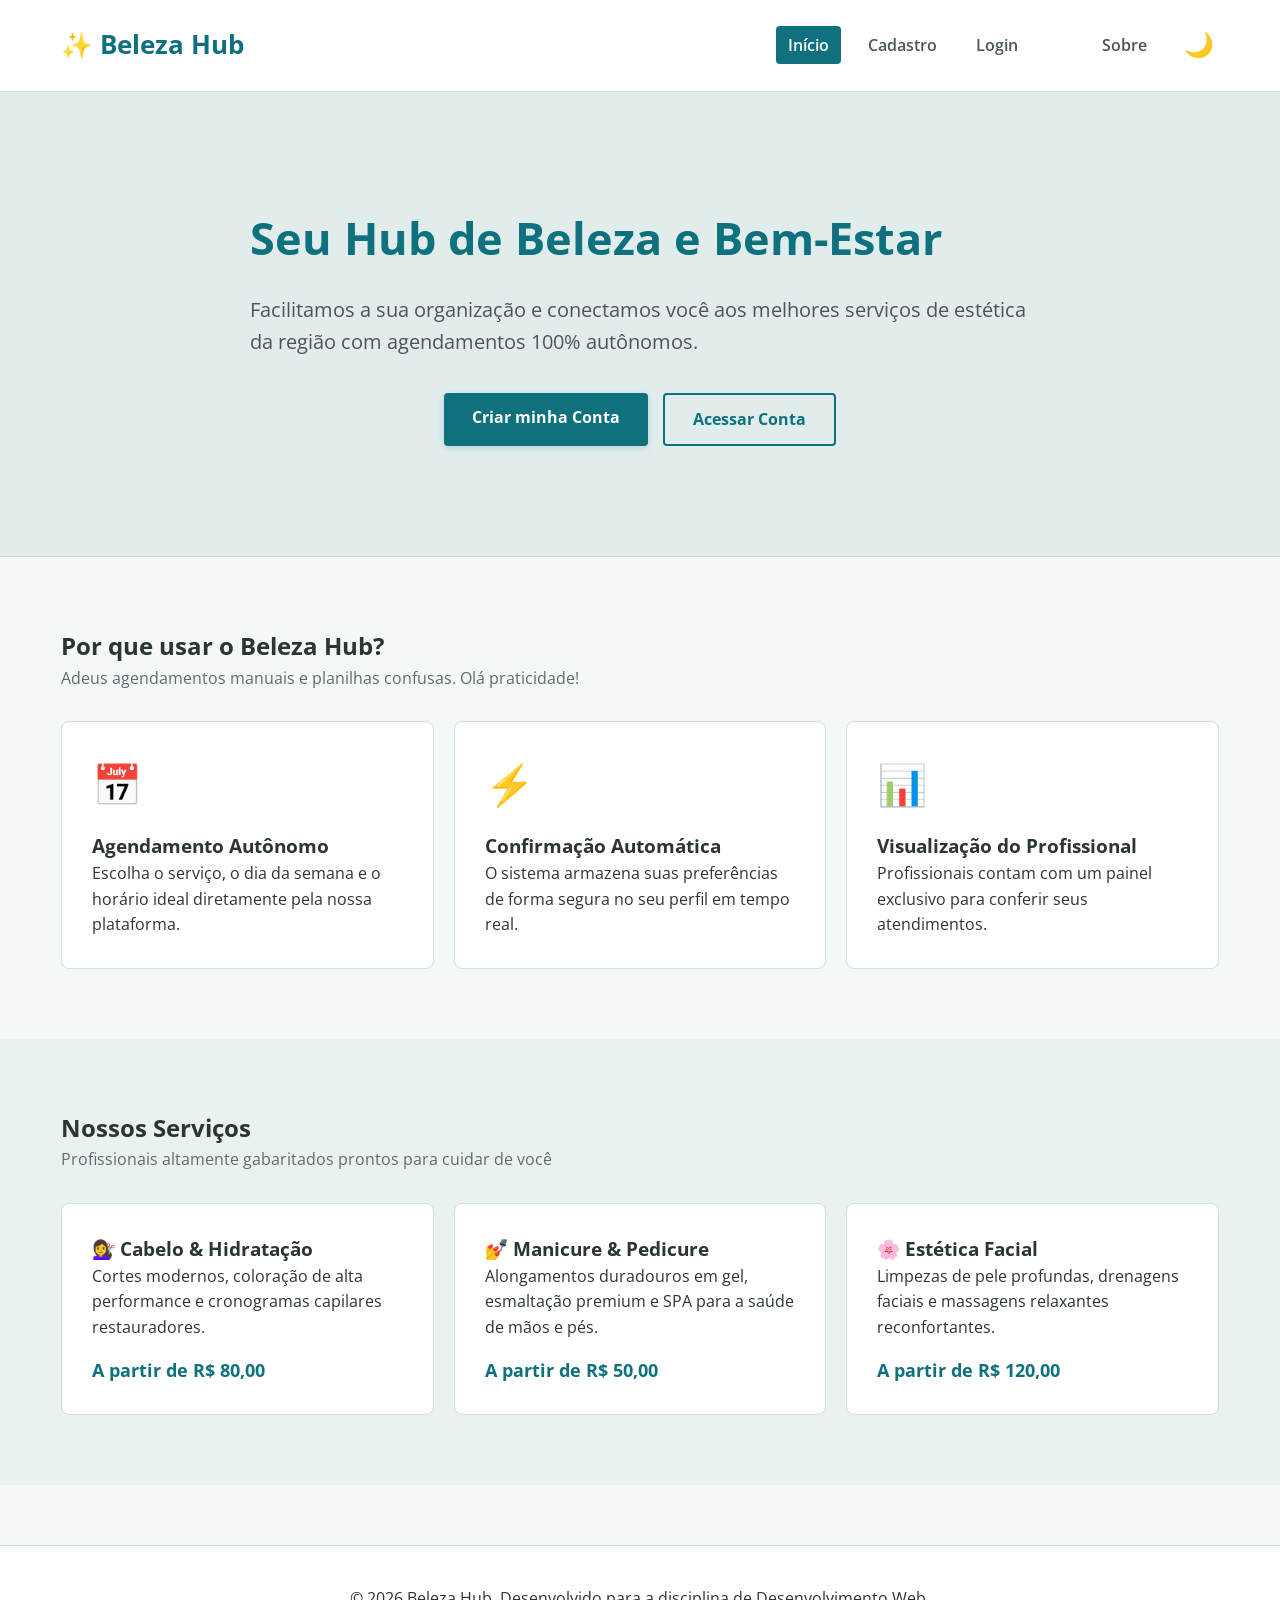
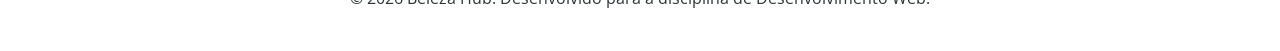
<file: index.html>
<!DOCTYPE html>
<html lang="pt-BR">
<head>
    <meta charset="UTF-8">
    <meta name="viewport" content="width=device-width, initial-scale=1.0">
    <title>Beleza Hub - Seu Espaço de Autocuidado</title>
    <link rel="stylesheet" href="https://fonts.googleapis.com/css2?family=Open+Sans:wght@400;600;700&display=swap">
    <link rel="stylesheet" href="style.css">
</head>
<body>

    <!-- Link escondido pra quem navega pelo teclado (acessibilidade) -->
    <a href="#conteudo-principal" class="link-atalho-teclado">Ir para o conteúdo principal</a>

    <!-- Menu Padrão que repete em todas as páginas -->
    <header id="cabecalho-principal">
        <div class="container header-flex">
            <a href="index.html" id="logo"><strong>✨ Beleza Hub</strong></a>
            <div class="header-interacoes">
                <nav id="menu-navegacao">
                    <ul>
                        <li><a href="index.html" id="link-inicio" class="active">Início</a></li>
                        <li><a href="cadastro.html" id="link-cadastro">Cadastro</a></li>
                        <li><a href="login.html" id="link-login">Login</a></li>
                        <li><a href="agendamento.html" id="link-agendamento" class="display-none">Agendamento</a></li>
                        <li><a href="gestao.html" id="link-gestao" class="display-none">Gestão</a></li>
                        <li><a href="perfil.html" id="link-perfil" class="display-none">Perfil</a></li>
                        <li><a href="sobre.html" id="link-sobre">Sobre</a></li>
                    </ul>
                </nav>
                <button id="btn-tema" class="btn-tema-emoji">🌙</button>
            </div>
        </div>
    </header>

    <main id="conteudo-principal">
        <section id="banner-hero" class="text-center">
            <div class="container container-restrito">
                <h1 id="hero-titulo">Seu Hub de Beleza e Bem-Estar</h1>
                <p id="hero-texto">Facilitamos a sua organização e conectamos você aos melhores serviços de estética da região com agendamentos 100% autônomos.</p>
                <div class="grupo-botoes-hero">
                    <a href="cadastro.html" class="botao-principal">Criar minha Conta</a>
                    <a href="login.html" class="botao-secundario">Acessar Conta</a>
                </div>
            </div>
        </section>

        <section id="problemas-resolvidos" class="secao-padrao">
            <div class="container text-center">
                <h2 class="titulo-secao">Por que usar o Beleza Hub?</h2>
                <p class="subtitulo-secao">Adeus agendamentos manuais e planilhas confusas. Olá praticidade!</p>
                
                <div class="linha">
                    <div class="coluna-3">
                        <div class="cartao-beneficio">
                            <span class="icone-beneficio">📅</span>
                            <h3>Agendamento Autônomo</h3>
                            <p>Escolha o serviço, o dia da semana e o horário ideal diretamente pela nossa plataforma.</p>
                        </div>
                    </div>
                    <div class="coluna-3">
                        <div class="cartao-beneficio">
                            <span class="icone-beneficio">⚡</span>
                            <h3>Confirmação Automática</h3>
                            <p>O sistema armazena suas preferências de forma segura no seu perfil em tempo real.</p>
                        </div>
                    </div>
                    <div class="coluna-3">
                        <div class="cartao-beneficio">
                            <span class="icone-beneficio">📊</span>
                            <h3>Visualização do Profissional</h3>
                            <p>Profissionais contam com um painel exclusivo para conferir seus atendimentos.</p>
                        </div>
                    </div>
                </div>
            </div>
        </section>

        <section id="nossos-servicos" class="secao-padrao secao-fundo-alternativo">
            <div class="container">
                <h2 class="titulo-secao text-center">Nossos Serviços</h2>
                <p class="subtitulo-secao text-center">Profissionais altamente gabaritados prontos para cuidar de você</p>
                
                <div class="linha">
                    <div class="coluna-3">
                        <article class="cartao-servico">
                            <h3>💇‍♀️ Cabelo & Hidratação</h3>
                            <p>Cortes modernos, coloração de alta performance e cronogramas capilares restauradores.</p>
                            <span class="preco-servico">A partir de R$ 80,00</span>
                        </article>
                    </div>
                    <div class="coluna-3">
                        <article class="cartao-servico">
                            <h3>💅 Manicure & Pedicure</h3>
                            <p>Alongamentos duradouros em gel, esmaltação premium e SPA para a saúde de mãos e pés.</p>
                            <span class="preco-servico">A partir de R$ 50,00</span>
                        </article>
                    </div>
                    <div class="coluna-3">
                        <article class="cartao-servico">
                            <h3>🌸 Estética Facial</h3>
                            <p>Limpezas de pele profundas, drenagens faciais e massagens relaxantes reconfortantes.</p>
                            <span class="preco-servico">A partir de R$ 120,00</span>
                        </article>
                    </div>
                </div>
            </div>
        </section>
    </main>

    <footer>
        <div class="container">
            <p>&copy; 2026 Beleza Hub. Desenvolvido para a disciplina de Desenvolvimento Web.</p>
        </div>
    </footer>

    <script src="script.js"></script>
</body>
</html>
</file>
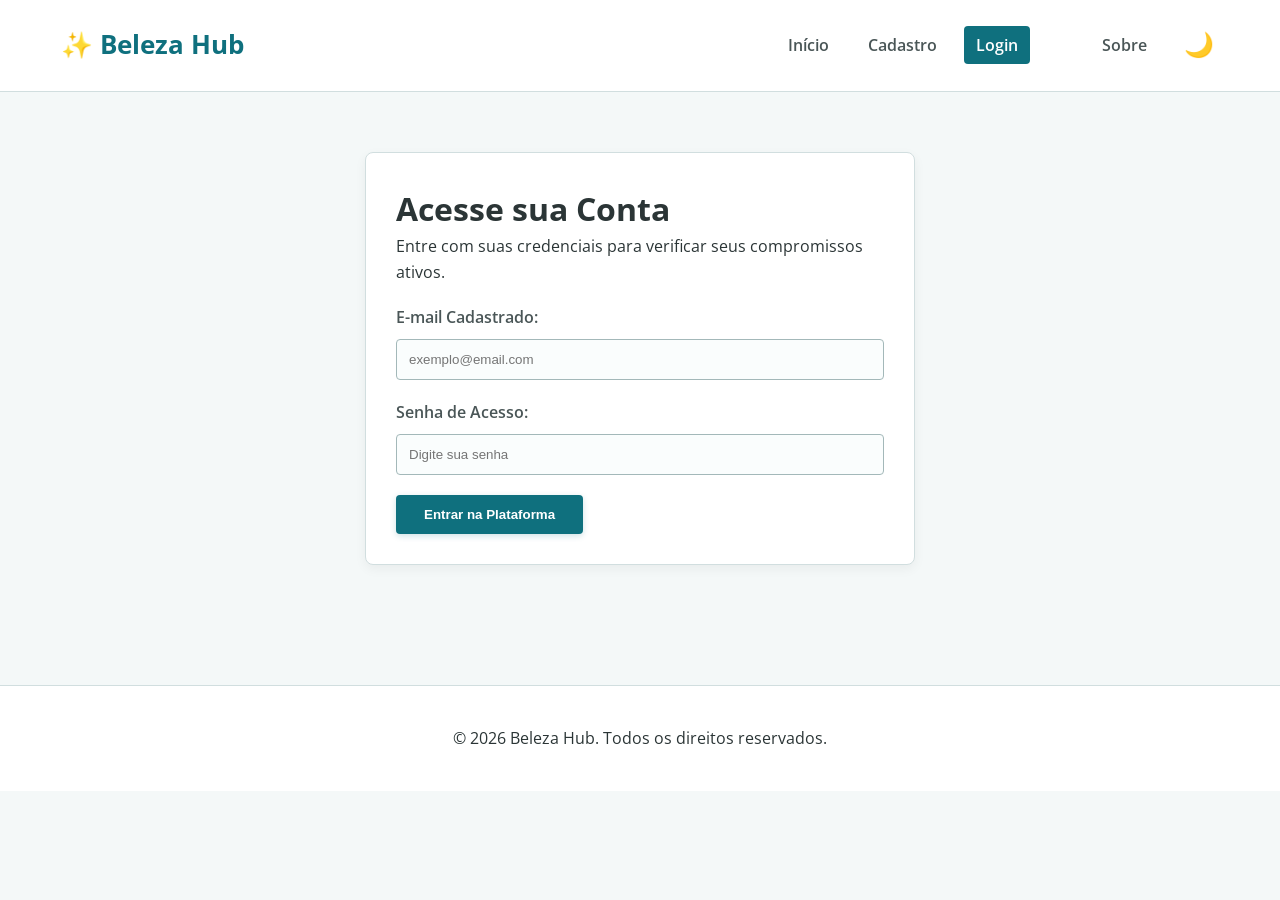
<file: agendamento.html>
<!DOCTYPE html>
<html lang="pt-BR">
<head>
    <meta charset="UTF-8">
    <meta name="viewport" content="width=device-width, initial-scale=1.0">
    <title>Agendamento - Beleza Hub</title>
    <link rel="stylesheet" href="https://fonts.googleapis.com/css2?family=Open+Sans:wght@400;600;700&display=swap">
    <link rel="stylesheet" href="style.css">
</head>
<body>

    <a href="#conteudo-principal" class="link-atalho-teclado">Ir para o conteúdo principal</a>

    <header id="cabecalho-principal">
        <div class="container header-flex">
            <a href="index.html" id="logo"><strong>✨ Beleza Hub</strong></a>
            <div class="header-interacoes">
                <nav id="menu-navegacao">
                    <ul>
                        <li><a href="index.html" id="link-inicio">Início</a></li>
                        <li><a href="cadastro.html" id="link-cadastro">Cadastro</a></li>
                        <li><a href="login.html" id="link-login">Login</a></li>
                        <li><a href="agendamento.html" id="link-agendamento" class="active">Agendamento</a></li>
                        <li><a href="gestao.html" id="link-gestao" class="display-none">Gestão</a></li>
                        <li><a href="perfil.html" id="link-perfil" class="display-none">Perfil</a></li>
                        <li><a href="sobre.html" id="link-sobre">Sobre</a></li>
                    </ul>
                </nav>
                <button id="btn-tema" class="btn-tema-emoji">🌙</button>
            </div>
        </div>
    </header>

    <main id="conteudo-principal" class="secao-padrao">
        <div class="container-pequeno">
            <h1 class="text-center">Agende seu Serviço</h1>
            <p class="text-center" style="margin-bottom: 20px;">Escolha a especialidade, a data na semana, o profissional e marque sua hora.</p>

            <form id="formulario-agendamento">
                <div class="campo-grupo">
                    <label for="servico">Selecione o Serviço:</label>
                    <select id="servico" required>
                        <option value="">-- Escolha um Serviço --</option>
                        <option value="cabelo">Corte e Hidratação de Cabelo (1h) - R$ 80,00</option>
                        <option value="manicure">Manicure & Pedicure (45min) - R$ 50,00</option>
                        <option value="estetica">Estética Facial Completa (30min) - R$ 120,00</option>
                    </select>
                </div>

                <!-- Esse select vai ser preenchido pelo JS com os profissionais cadastrados -->
                <div class="campo-grupo">
                    <label for="profissional">Selecione o Especialista:</label>
                    <select id="profissional" required>
                        <option value="">-- Escolha um Profissional --</option>
                    </select>
                </div>

                <div class="campo-grupo">
                    <label>Selecione uma Data na Semana:</label>
                    <table class="tabela-calendario">
                        <thead>
                            <tr>
                                <th>Seg (18)</th>
                                <th>Ter (19)</th>
                                <th>Qua (20)</th>
                                <th>Qui (21)</th>
                                <th>Sex (22)</th>
                            </tr>
                        </thead>
                        <tbody>
                            <tr>
                                <td><label><input type="radio" name="data" value="2026-05-18"> 18/05</label></td>
                                <td><label><input type="radio" name="data" value="2026-05-19"> 19/05</label></td>
                                <td><label><input type="radio" name="data" value="2026-05-20"> 20/05</label></td>
                                <td><label><input type="radio" name="data" value="2026-05-21" checked> 21/05</label></td>
                                <td><label><input type="radio" name="data" value="2026-05-22"> 22/05</label></td>
                            </tr>
                        </tbody>
                    </table>
                </div>

                <div class="campo-grupo">
                    <label for="horario">Selecione o Horário:</label>
                    <select id="horario" required>
                        <option value="">-- Escolha o Horário --</option>
                        <option value="09:00">09:00</option>
                        <option value="10:00">10:00</option>
                        <option value="14:00">14:00</option>
                        <option value="15:00">15:00</option>
                        <option value="16:00">16:00</option>
                    </select>
                </div>

                <div class="text-center">
                    <button type="submit" class="botao-principal">Confirmar Agendamento</button>
                </div>
            </form>
        </div>
    </main>

    <footer>
        <div class="container"><p>&copy; 2026 Beleza Hub. Todos os direitos reservados.</p></div>
    </footer>

    <script src="script.js"></script>
</body>
</html>
</file>
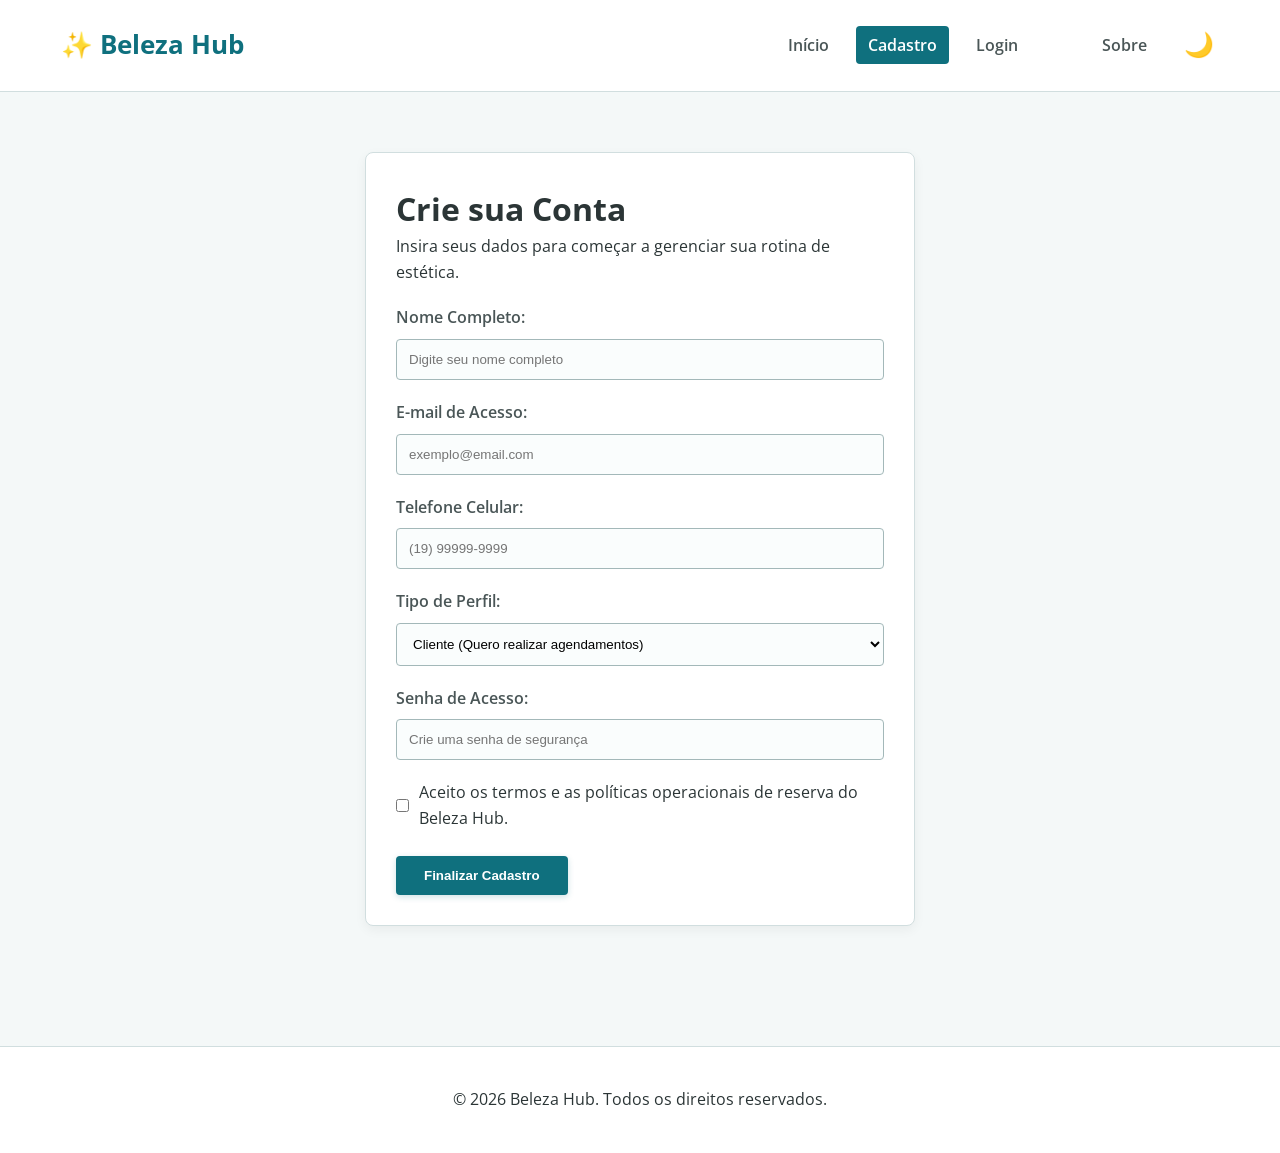
<file: cadastro.html>
<!DOCTYPE html>
<html lang="pt-BR">
<head>
    <meta charset="UTF-8">
    <meta name="viewport" content="width=device-width, initial-scale=1.0">
    <title>Cadastro - Beleza Hub</title>
    <link rel="stylesheet" href="https://fonts.googleapis.com/css2?family=Open+Sans:wght@400;600;700&display=swap">
    <link rel="stylesheet" href="style.css">
</head>
<body>

    <a href="#conteudo-principal" class="link-atalho-teclado">Ir para o conteúdo principal</a>

    <header id="cabecalho-principal">
        <div class="container header-flex">
            <a href="index.html" id="logo"><strong>✨ Beleza Hub</strong></a>
            <div class="header-interacoes">
                <nav id="menu-navegacao">
                    <ul>
                        <li><a href="index.html" id="link-inicio">Início</a></li>
                        <li><a href="cadastro.html" id="link-cadastro" class="active">Cadastro</a></li>
                        <li><a href="login.html" id="link-login">Login</a></li>
                        <li><a href="agendamento.html" id="link-agendamento" class="display-none">Agendamento</a></li>
                        <li><a href="gestao.html" id="link-gestao" class="display-none">Gestão</a></li>
                        <li><a href="perfil.html" id="link-perfil" class="display-none">Perfil</a></li>
                        <li><a href="sobre.html" id="link-sobre">Sobre</a></li>
                    </ul>
                </nav>
                <button id="btn-tema" class="btn-tema-emoji">🌙</button>
            </div>
        </div>
    </header>

    <main id="conteudo-principal" class="secao-padrao">
        <div class="container-pequeno">
            <h1 class="text-center">Crie sua Conta</h1>
            <p class="text-center" style="margin-bottom: 20px;">Insira seus dados para começar a gerenciar sua rotina de estética.</p>

            <form id="formulario-cadastro">
                <div class="campo-grupo">
                    <label for="cad-nome">Nome Completo:</label>
                    <input type="text" id="cad-nome" required placeholder="Digite seu nome completo">
                </div>

                <div class="campo-grupo">
                    <label for="cad-email">E-mail de Acesso:</label>
                    <input type="email" id="cad-email" required placeholder="exemplo@email.com">
                </div>

                <div class="campo-grupo">
                    <label for="cad-telefone">Telefone Celular:</label>
                    <input type="tel" id="cad-telefone" required placeholder="(19) 99999-9999">
                </div>

                <!-- Aqui o usuário escolhe se quer ser cliente ou profissional -->
                <div class="campo-grupo">
                    <label for="cad-tipo">Tipo de Perfil:</label>
                    <select id="cad-tipo" required>
                        <option value="cliente">Cliente (Quero realizar agendamentos)</option>
                        <option value="profissional">Profissional / Gestor (Quero gerenciar a agenda)</option>
                    </select>
                </div>

                <div class="campo-grupo">
                    <label for="cad-senha">Senha de Acesso:</label>
                    <input type="password" id="cad-senha" required placeholder="Crie uma senha de segurança">
                </div>

                <div class="campo-grupo-checkbox">
                    <input type="checkbox" id="termos" required>
                    <label for="termos">Aceito os termos e as políticas operacionais de reserva do Beleza Hub.</label>
                </div>

                <div class="text-center">
                    <button type="submit" class="botao-principal">Finalizar Cadastro</button>
                </div>
            </form>
        </div>
    </main>

    <footer>
        <div class="container"><p>&copy; 2026 Beleza Hub. Todos os direitos reservados.</p></div>
    </footer>

    <script src="script.js"></script>
</body>
</html>
</file>
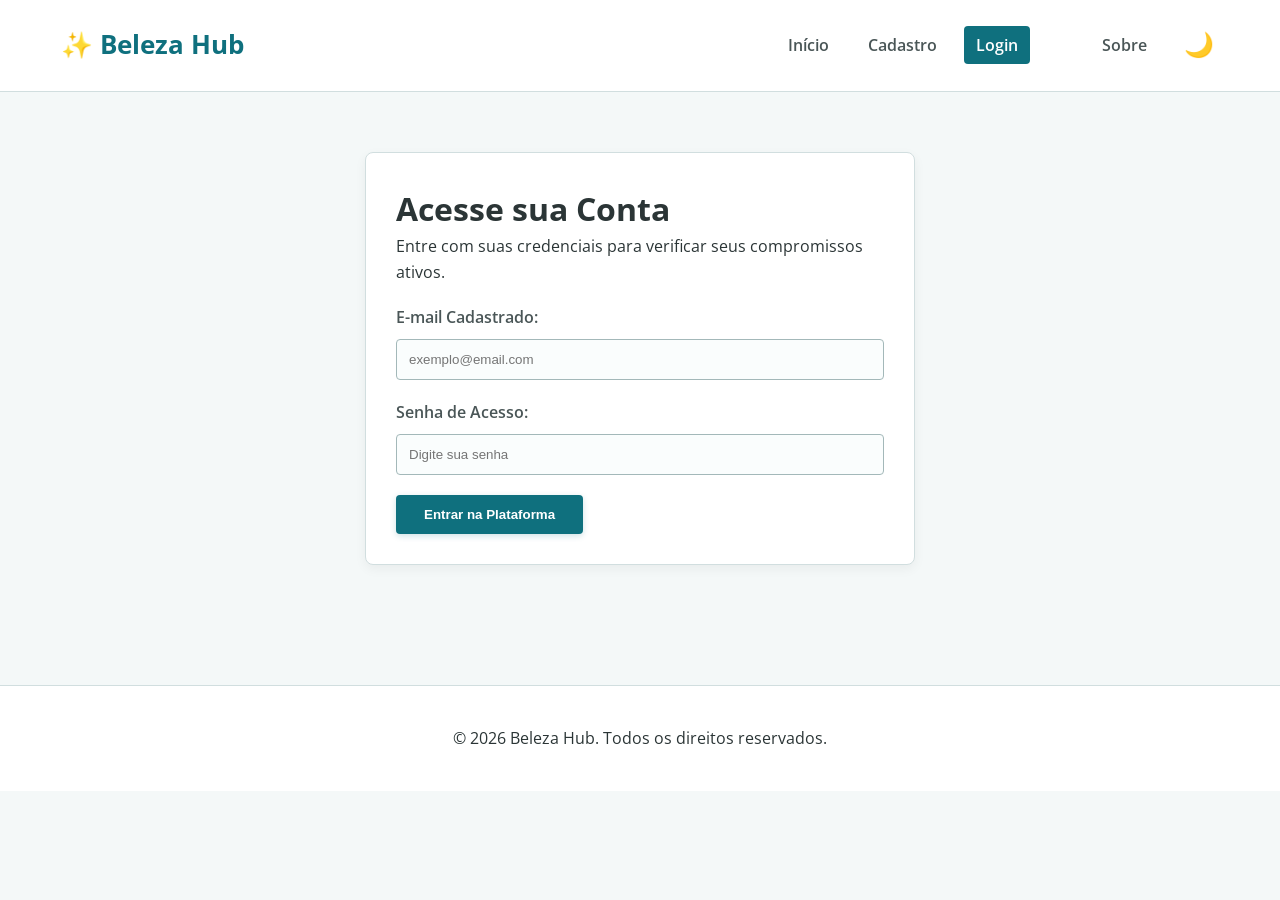
<file: gestao.html>
<!DOCTYPE html>
<html lang="pt-BR">
<head>
    <meta charset="UTF-8">
    <meta name="viewport" content="width=device-width, initial-scale=1.0">
    <title>Estatísticas de Gestão - Beleza Hub</title>
    <link rel="stylesheet" href="https://fonts.googleapis.com/css2?family=Open+Sans:wght@400;600;700&display=swap">
    <link rel="stylesheet" href="style.css">
</head>
<body>

    <a href="#conteudo-principal" class="link-atalho-teclado">Ir para o conteúdo principal</a>

    <header id="cabecalho-principal">
        <div class="container header-flex">
            <a href="index.html" id="logo"><strong>✨ Beleza Hub</strong></a>
            <div class="header-interacoes">
                <nav id="menu-navegacao">
                    <ul>
                        <li><a href="index.html" id="link-inicio">Início</a></li>
                        <li><a href="cadastro.html" id="link-cadastro">Cadastro</a></li>
                        <li><a href="login.html" id="link-login">Login</a></li>
                        <li><a href="agendamento.html" id="link-agendamento" class="display-none">Agendamento</a></li>
                        <li><a href="gestao.html" id="link-gestao" class="active">Gestão</a></li>
                        <li><a href="perfil.html" id="link-perfil" class="display-none">Perfil</a></li>
                        <li><a href="sobre.html" id="link-sobre">Sobre</a></li>
                    </ul>
                </nav>
                <button id="btn-tema" class="btn-tema-emoji">🌙</button>
            </div>
        </div>
    </header>

    <main id="conteudo-principal" class="secao-padrao">
        <div class="container">
            <h1 class="text-center">Painel de Métricas Operacionais</h1>
            <p class="text-center" id="texto-descricao-gestao" style="margin-bottom: 20px;">Carregando relatórios consolidados do profissional...</p>

            <div class="linha">
                <div class="coluna-1">
                    <div class="cartao-perfil">
                        <h3>📊 Estatísticas de Produtividade</h3>
                        <br>
                        
                        <!-- Caixinhas com os números -->
                        <div class="linha">
                            <div class="coluna-3 text-center">
                                <div class="bloco-indicador">
                                    <span class="titulo-indicador">Meus Atendimentos</span>
                                    <strong class="valor-indicador" id="ind-total-servicos">0</strong>
                                </div>
                            </div>
                            <div class="coluna-3 text-center">
                                <div class="bloco-indicador">
                                    <span class="titulo-indicador">Meu Faturamento Estimado</span>
                                    <strong class="valor-indicador" id="ind-faturamento">R$ 0,00</strong>
                                </div>
                            </div>
                            <div class="coluna-3 text-center">
                                <div class="bloco-indicador">
                                    <span class="titulo-indicador">Taxa de Cancelamentos</span>
                                    <strong class="valor-indicador text-verde">0%</strong>
                                </div>
                            </div>
                        </div>
                        <br><br>
                        
                        <h3>👥 Próximos Atendimentos Designados a Você</h3>
                        <p>Filtragem em tempo real de clientes que optaram pelo seu atendimento.</p>
                        <br>
                        <table class="tabela-padrao">
                            <thead>
                                <tr>
                                    <th>Data e Horário</th>
                                    <th>Procedimento Requerido</th>
                                    <th>Identificação do Cliente</th>
                                </tr>
                            </thead>
                            <tbody id="tabela-atendimentos-profissional">
                                <!-- O script.js preenche essa tabela -->
                            </tbody>
                        </table>
                    </div>
                </div>
            </div>
        </div>
    </main>

    <footer>
        <div class="container"><p>&copy; 2026 Beleza Hub. Todos os direitos reservados.</p></div>
    </footer>

    <script src="script.js"></script>
</body>
</html>
</file>
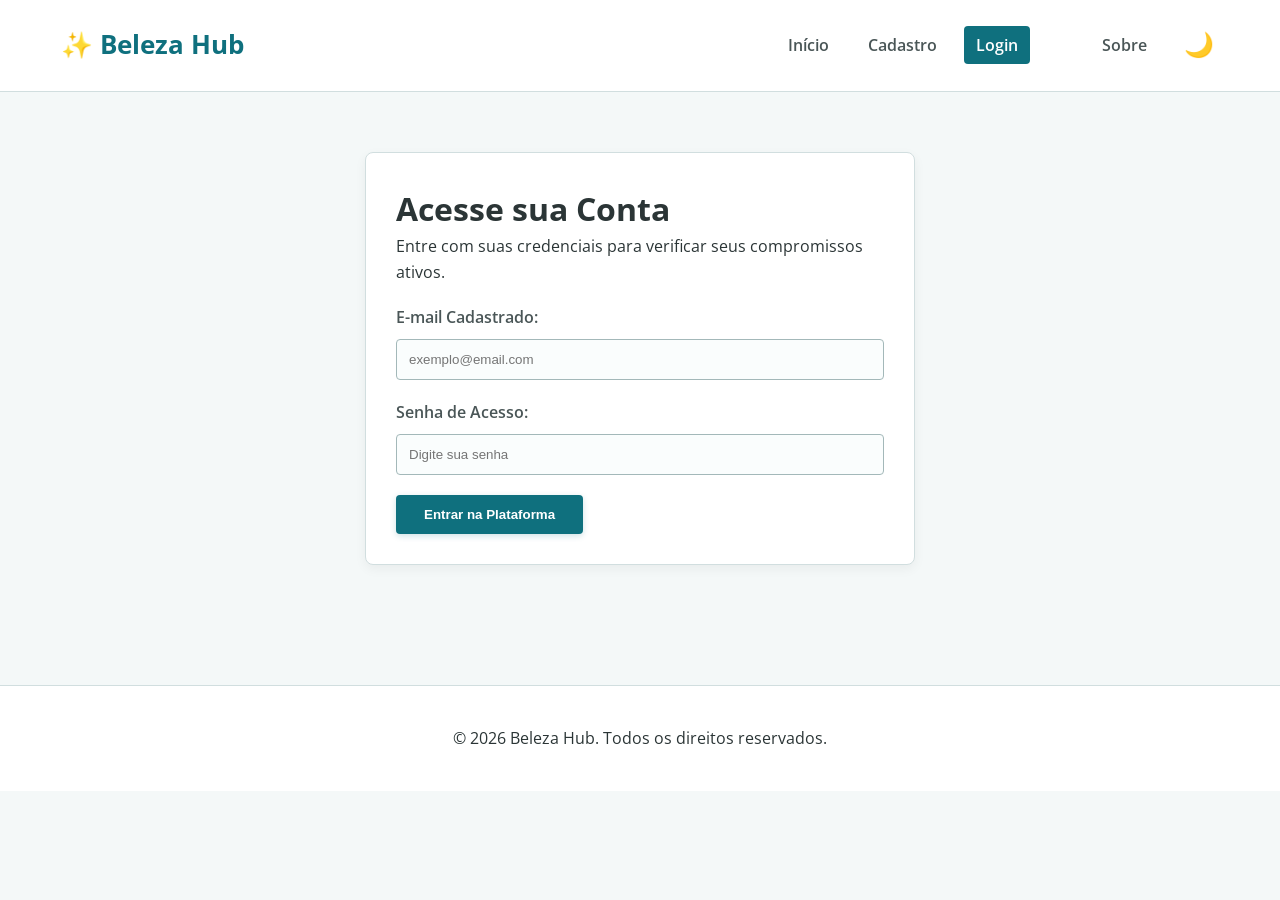
<file: login.html>
<!DOCTYPE html>
<html lang="pt-BR">
<head>
    <meta charset="UTF-8">
    <meta name="viewport" content="width=device-width, initial-scale=1.0">
    <title>Entrar - Beleza Hub</title>
    <link rel="stylesheet" href="https://fonts.googleapis.com/css2?family=Open+Sans:wght@400;600;700&display=swap">
    <link rel="stylesheet" href="style.css">
</head>
<body>

    <a href="#conteudo-principal" class="link-atalho-teclado">Ir para o conteúdo principal</a>

    <header id="cabecalho-principal">
        <div class="container header-flex">
            <a href="index.html" id="logo"><strong>✨ Beleza Hub</strong></a>
            <div class="header-interacoes">
                <nav id="menu-navegacao">
                    <ul>
                        <li><a href="index.html" id="link-inicio">Início</a></li>
                        <li><a href="cadastro.html" id="link-cadastro">Cadastro</a></li>
                        <li><a href="login.html" id="link-login" class="active">Login</a></li>
                        <li><a href="agendamento.html" id="link-agendamento" class="display-none">Agendamento</a></li>
                        <li><a href="gestao.html" id="link-gestao" class="display-none">Gestão</a></li>
                        <li><a href="perfil.html" id="link-perfil" class="display-none">Perfil</a></li>
                        <li><a href="sobre.html" id="link-sobre">Sobre</a></li>
                    </ul>
                </nav>
                <button id="btn-tema" class="btn-tema-emoji">🌙</button>
            </div>
        </div>
    </header>

    <main id="conteudo-principal" class="secao-padrao">
        <!-- Container pequeno pra não ficar aquele form gigante na tela toda -->
        <div class="container-pequeno">
            <h1 class="text-center">Acesse sua Conta</h1>
            <p class="text-center" style="margin-bottom: 20px;">Entre com suas credenciais para verificar seus compromissos ativos.</p>

            <form id="formulario-login">
                <div class="campo-grupo">
                    <label for="login-email">E-mail Cadastrado:</label>
                    <input type="email" id="login-email" required placeholder="exemplo@email.com">
                </div>

                <div class="campo-grupo">
                    <label for="login-senha">Senha de Acesso:</label>
                    <input type="password" id="login-senha" required placeholder="Digite sua senha">
                </div>

                <div class="text-center">
                    <button type="submit" class="botao-principal">Entrar na Plataforma</button>
                </div>
            </form>
        </div>
    </main>

    <footer>
        <div class="container"><p>&copy; 2026 Beleza Hub. Todos os direitos reservados.</p></div>
    </footer>

    <script src="script.js"></script>
</body>
</html>
</file>
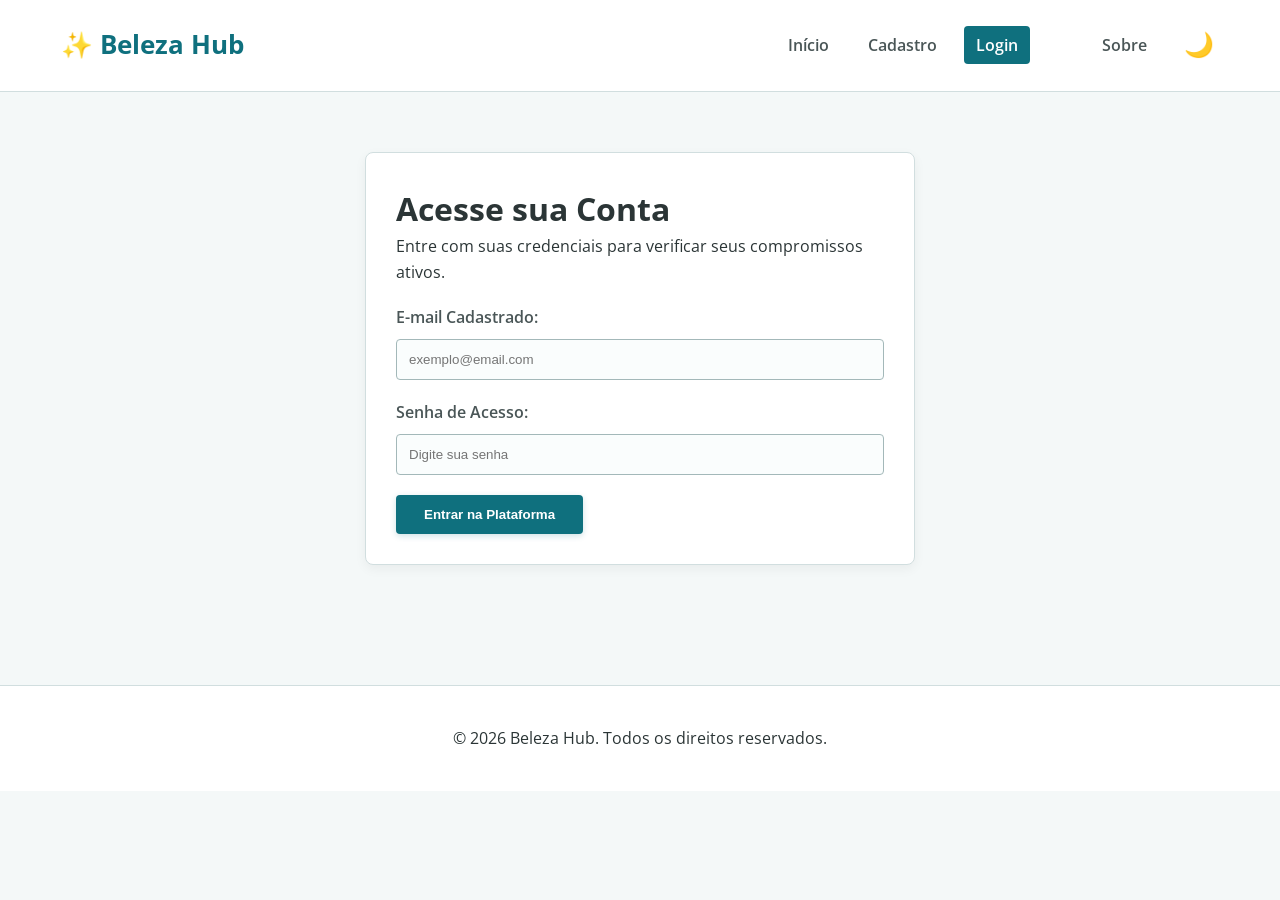
<file: perfil.html>
<!DOCTYPE html>
<html lang="pt-BR">
<head>
    <meta charset="UTF-8">
    <meta name="viewport" content="width=device-width, initial-scale=1.0">
    <title>Meu Painel - Beleza Hub</title>
    <link rel="stylesheet" href="https://fonts.googleapis.com/css2?family=Open+Sans:wght@400;600;700&display=swap">
    <link rel="stylesheet" href="style.css">
</head>
<body>

    <a href="#conteudo-principal" class="link-atalho-teclado">Ir para o conteúdo principal</a>

    <header id="cabecalho-principal">
        <div class="container header-flex">
            <a href="index.html" id="logo"><strong>✨ Beleza Hub</strong></a>
            <div class="header-interacoes">
                <nav id="menu-navegacao">
                    <ul>
                        <li><a href="index.html" id="link-inicio">Início</a></li>
                        <li><a href="cadastro.html" id="link-cadastro">Cadastro</a></li>
                        <li><a href="login.html" id="link-login">Login</a></li>
                        <li><a href="agendamento.html" id="link-agendamento" class="display-none">Agendamento</a></li>
                        <li><a href="gestao.html" id="link-gestao" class="display-none">Gestão</a></li>
                        <li><a href="perfil.html" class="active">Perfil</a></li>
                        <li><a href="sobre.html" id="link-sobre">Sobre</a></li>
                    </ul>
                </nav>
                <button id="btn-tema" class="btn-tema-emoji">🌙</button>
            </div>
        </div>
    </header>

    <main id="conteudo-principal" class="secao-padrao">
        <div class="container">
            <h1 class="text-center">Meu Perfil de Cadastro</h1>
            <p class="text-center" style="margin-bottom: 20px;">Altere suas informações pessoais ou modifique o tipo de acesso à conta.</p>

            <div class="linha">
                <!-- Coluna da esquerda: Dados da pessoa -->
                <div id="coluna-dados-perfil" class="coluna-2">
                    <div class="cartao-perfil">
                        <h3>📋 Informações Pessoais</h3>
                        <br>
                        <form id="formulario-perfil">
                            <div class="campo-grupo">
                                <label for="nome">Nome Completo:</label>
                                <input type="text" id="nome" required>
                            </div>
                            <div class="campo-grupo">
                                <label for="email">E-mail Cadastrado:</label>
                                <input type="email" id="email" required>
                            </div>
                            <div class="campo-grupo">
                                <label for="telefone">Telefone Celular:</label>
                                <input type="tel" id="telefone">
                            </div>
                            <div class="campo-grupo">
                                <label for="tipo">Tipo de Conta:</label>
                                <select id="tipo" required>
                                    <option value="cliente">Cliente (Visualizar Agendamentos)</option>
                                    <option value="profissional">Profissional / Gestor (Administrador)</option>
                                </select>
                            </div>
                            <button type="submit" class="botao-principal">Confirmar e Atualizar Dados</button>
                        </form>
                    </div>
                </div>

                <!-- Coluna da direita: Histórico de reservas (O JS esconde se for profissional) -->
                <div id="coluna-historico-perfil" class="coluna-2">
                    <div class="cartao-perfil">
                        <h3>📅 Minhas Reservas Ativas</h3>
                        <br>
                        <table class="tabela-padrao">
                            <thead>
                                <tr>
                                    <th>Serviço</th>
                                    <th>Data e Hora</th>
                                    <th>Ações</th>
                                </tr>
                            </thead>
                            <tbody id="tabela-atendimentos-perfil">
                                <!-- O JS preenche isso aqui -->
                            </tbody>
                        </table>
                    </div>
                </div>
            </div>

            <br>
            <!-- Botões de Sair e Apagar Conta -->
            <div class="linha">
                <div class="coluna-1 text-center">
                    <div class="cartao-perfil">
                        <h3>🔒 Gerenciamento da Sessão</h3>
                        <p>Gerencie sua saída da conta de forma segura ou remova seus registros locais.</p>
                        <div class="botoes-container-seguro">
                            <button id="btn-sair-perfil" class="botao-secundario btn-alerta">🚪 Desconectar da Conta (Logoff)</button>
                            <button id="btn-excluir-perfil" class="botao-secundario btn-perigo">⚠️ Excluir Meu Perfil Permanentemente</button>
                        </div>
                    </div>
                </div>
            </div>
        </div>
    </main>

    <!-- Modal que abre por cima pra remarcar horário -->
    <div id="modal-remarcar" class="modal-overlay display-none">
        <div class="modal-conteudo container-pequeno">
            <h2>Remarcar Horário</h2>
            <p id="info-servico-remarcar">Serviço selecionado</p>
            <br>
            <form id="formulario-remarcar">
                <input type="hidden" id="remarcar-id">
                
                <div class="campo-grupo">
                    <label for="remarcar-data">Nova Data na Semana:</label>
                    <select id="remarcar-data" required>
                        <option value="2026-05-18">Segunda-feira - 18/05</option>
                        <option value="2026-05-19">Terça-feira - 19/05</option>
                        <option value="2026-05-20">Quarta-feira - 20/05</option>
                        <option value="2026-05-21">Quinta-feira - 21/05</option>
                        <option value="2026-05-22">Sexta-feira - 22/05</option>
                    </select>
                </div>

                <div class="campo-grupo">
                    <label for="remarcar-horario">Novo Horário:</label>
                    <select id="remarcar-horario" required>
                        <option value="09:00">09:00</option>
                        <option value="10:00">10:00</option>
                        <option value="14:00">14:00</option>
                        <option value="15:00">15:00</option>
                        <option value="16:00">16:00</option>
                    </select>
                </div>

                <div class="grupo-botoes-modal">
                    <button type="submit" class="botao-principal">Salvar Alterações</button>
                    <button type="button" id="btn-fechar-modal" class="botao-secundario">Fechar</button>
                </div>
            </form>
        </div>
    </div>

    <footer>
        <div class="container"><p>&copy; 2026 Beleza Hub. Todos os direitos reservados.</p></div>
    </footer>

    <script src="script.js"></script>
</body>
</html>
</file>
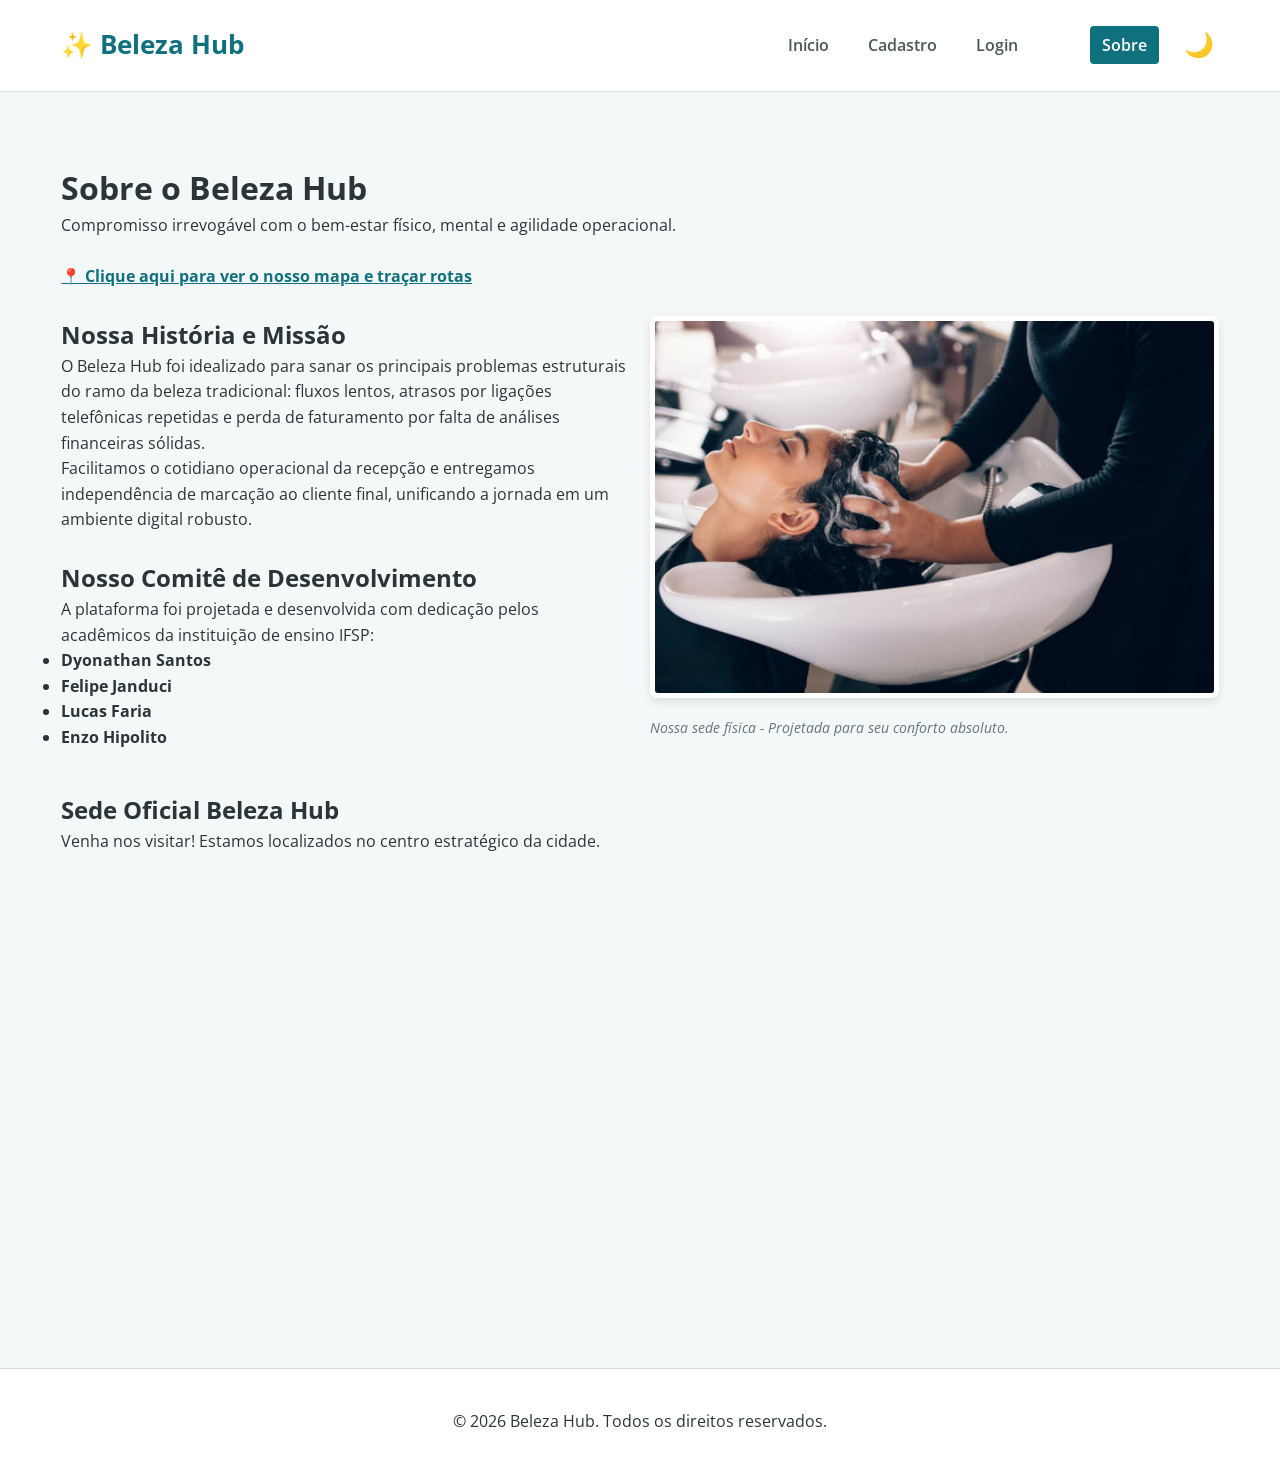
<file: sobre.html>
<!DOCTYPE html>
<html lang="pt-BR">
<head>
    <meta charset="UTF-8">
    <meta name="viewport" content="width=device-width, initial-scale=1.0">
    <title>Sobre Nós - Beleza Hub</title>
    <link rel="stylesheet" href="https://fonts.googleapis.com/css2?family=Open+Sans:wght@400;600;700&display=swap">
    <link rel="stylesheet" href="style.css">
</head>
<body>

    <a href="#conteudo-principal" class="link-atalho-teclado">Ir para o conteúdo principal</a>

    <header id="cabecalho-principal">
        <div class="container header-flex">
            <a href="index.html" id="logo"><strong>✨ Beleza Hub</strong></a>
            <div class="header-interacoes">
                <nav id="menu-navegacao">
                    <ul>
                        <li><a href="index.html" id="link-inicio">Início</a></li>
                        <li><a href="cadastro.html" id="link-cadastro">Cadastro</a></li>
                        <li><a href="login.html" id="link-login">Login</a></li>
                        <li><a href="agendamento.html" id="link-agendamento" class="display-none">Agendamento</a></li>
                        <li><a href="gestao.html" id="link-gestao" class="display-none">Gestão</a></li>
                        <li><a href="perfil.html" id="link-perfil" class="display-none">Perfil</a></li>
                        <li><a href="sobre.html" id="link-sobre" class="active">Sobre</a></li>
                    </ul>
                </nav>
                <button id="btn-tema" class="btn-tema-emoji">🌙</button>
            </div>
        </div>
    </header>

    <main id="conteudo-principal" class="secao-padrao">
        <div class="container">
            <h1 class="text-center">Sobre o Beleza Hub</h1>
            <p class="text-center">Compromisso irrevogável com o bem-estar físico, mental e agilidade operacional.</p>
            <br>
            <p class="text-center">
                <a href="#como-chegar" style="color: #0f707e; font-weight: bold;">📍 Clique aqui para ver o nosso mapa e traçar rotas</a>
            </p>
            <br>

            <div class="linha">
                <div class="coluna-2">
                    <h2>Nossa História e Missão</h2>
                    <p>O Beleza Hub foi idealizado para sanar os principais problemas estruturais do ramo da beleza tradicional: fluxos lentos, atrasos por ligações telefônicas repetidas e perda de faturamento por falta de análises financeiras sólidas.</p>
                    <p>Facilitamos o cotidiano operacional da recepção e entregamos independência de marcação ao cliente final, unificando a jornada em um ambiente digital robusto.</p>
                    
                    <br>
                    <h2>Nosso Comitê de Desenvolvimento</h2>
                    <p>A plataforma foi projetada e desenvolvida com dedicação pelos acadêmicos da instituição de ensino IFSP:</p>
                    <ul>
                        <li><strong>Dyonathan Santos</strong></li>
                        <li><strong>Felipe Janduci</strong></li>
                        <li><strong>Lucas Faria</strong></li>
                        <li><strong>Enzo Hipolito</strong></li>
                    </ul>
                </div>

                <div class="coluna-2 text-center">
                    <figure class="imagem-sobre">
                        <img src="salao.jpg" alt="Salão de beleza iluminado.">
                        <figcaption>Nossa sede física - Projetada para seu conforto absoluto.</figcaption>
                    </figure>
                </div>
            </div>

            <section id="como-chegar" style="margin-top: 40px;">
                <h2 class="text-center">Sede Oficial Beleza Hub</h2>
                <p class="text-center">Venha nos visitar! Estamos localizados no centro estratégico da cidade.</p>
                <br>
                <div>
                    <!-- Iframe do mapa do Google -->
                    <iframe 
                        src="https://maps.google.com/maps?q=Hortolandia,SP&t=&z=13&ie=UTF8&iwloc=&output=embed" 
                        width="100%" 
                        height="350" 
                        style="border:0; border-radius: 8px;" 
                        allowfullscreen="" 
                        loading="lazy">
                    </iframe>
                </div>
            </section>

        </div>
    </main>

    <footer>
        <div class="container"><p>&copy; 2026 Beleza Hub. Todos os direitos reservados.</p></div>
    </footer>

    <script src="script.js"></script>
</body>
</html>
</file>
<file: style.css>
/* ==========================================================================
   1. RESET BÁSICO E FONTES
   ========================================================================== */
* {
    margin: 0;
    padding: 0;
    box-sizing: border-box; /* Pra padding não quebrar o tamanho da div */
}

body {
    font-family: 'Open Sans', Arial, sans-serif;
    background-color: #f4f8f8;
    color: #2b3536;
    line-height: 1.6;
    transition: background-color 0.3s ease, color 0.3s ease;
}

/* Acessibilidade */
.link-atalho-teclado {
    position: absolute;
    top: -100px;
    left: 0;
    background-color: #ff6600;
    color: #ffffff;
    padding: 10px;
    z-index: 1000;
}
.link-atalho-teclado:focus {
    top: 0;
}

/* ==========================================================================
   2. CONTAINERS E ESTRUTURA
   ========================================================================== */
.container {
    width: 92%;
    max-width: 1200px;
    margin: 0 auto;
    padding: 10px;
}

.container-restrito {
    max-width: 800px;
}

/* Container menor pros formulários não ficarem esticados */
.container-pequeno {
    width: 92%;
    max-width: 550px;
    margin: 0 auto;
    padding: 30px;
    background-color: #ffffff;
    border: 1px solid #d1dedf;
    border-radius: 8px;
    box-shadow: 0 4px 12px rgba(0,0,0,0.05);
}

.secao-padrao {
    padding: 60px 0;
}

.secao-fundo-alternativo {
    background-color: #eaf1f1;
}

/* Sistema de Grid com Flexbox bem simples */
.linha {
    display: flex;
    flex-wrap: wrap;
    margin: -10px;
}

.coluna-1 { width: 100%; padding: 10px; }
.coluna-2 { width: 50%; padding: 10px; }
.coluna-3 { width: 33.333%; padding: 10px; }

/* ==========================================================================
   3. MENU E CABEÇALHO
   ========================================================================== */
#cabecalho-principal {
    background-color: #ffffff;
    border-bottom: 1px solid #d1dedf;
    padding: 15px 0;
    position: sticky;
    top: 0;
    z-index: 999;
}

.header-flex {
    display: flex;
    justify-content: space-between;
    align-items: center;
}

.header-interacoes {
    display: flex;
    align-items: center;
}

#logo {
    color: #0f707e;
    font-size: 1.6rem;
    text-decoration: none;
    font-weight: 700;
}

#menu-navegacao ul {
    list-style: none;
    display: flex;
    align-items: center;
    gap: 15px;
}

#menu-navegacao a {
    text-decoration: none;
    color: #4a5657;
    font-weight: 600;
    padding: 8px 12px;
    border-radius: 4px;
    transition: 0.2s;
}

#menu-navegacao a:hover {
    background-color: #eaf1f1;
    color: #0f707e;
}

#menu-navegacao a.active {
    background-color: #0f707e;
    color: #ffffff;
}

/* ==========================================================================
   4. BOTÕES GERAIS
   ========================================================================== */
.btn-tema-emoji {
    background: transparent;
    border: none;
    font-size: 1.5rem;
    cursor: pointer;
    padding: 5px;
    margin-left: 20px;
    transition: transform 0.2s;
}
.btn-tema-emoji:hover {
    transform: scale(1.2);
}

.botao-principal, .botao-secundario {
    display: inline-block;
    padding: 12px 28px;
    text-decoration: none;
    font-weight: 700;
    border-radius: 4px;
    cursor: pointer;
    transition: 0.2s;
}

.botao-principal {
    background-color: #0f707e;
    color: #ffffff;
    border: none;
    box-shadow: 0 2px 6px rgba(15,112,126,0.2);
}
.botao-principal:hover {
    background-color: #0b545f;
}

.botao-secundario {
    background-color: transparent;
    color: #0f707e;
    border: 2px solid #0f707e;
}
.botao-secundario:hover {
    background-color: #0f707e;
    color: #ffffff;
}

/* Botões de deletar/sair no perfil */
.botoes-container-seguro {
    display: flex;
    justify-content: center;
    gap: 15px;
    margin-top: 15px;
    flex-wrap: wrap;
}

.btn-alerta { border-color: #ff9900; color: #ff9900; }
.btn-alerta:hover { background-color: #ff9900; color: #ffffff; }

.btn-perigo { border-color: #cc0000; color: #cc0000; }
.btn-perigo:hover { background-color: #cc0000; color: #ffffff; }

/* ==========================================================================
   5. COMPONENTES VISUAIS (Cards e Tabelas)
   ========================================================================== */
#banner-hero {
    background-color: #e1eded;
    padding: 100px 0;
    border-bottom: 1px solid #cbdcdc;
}

#banner-hero h1 { font-size: 2.8rem; color: #0f707e; margin-bottom: 20px; }
#banner-hero p { font-size: 1.25rem; color: #4a5657; margin-bottom: 35px; }

.grupo-botoes-hero {
    display: flex;
    justify-content: center;
    gap: 15px;
}

/* Juntei as classes pq tinham o mesmo CSS */
.cartao-beneficio, .cartao-servico, .cartao-perfil {
    background-color: #ffffff;
    border: 1px solid #d1dedf;
    border-radius: 8px;
    padding: 30px;
    height: 100%;
}

.icone-beneficio { font-size: 2.5rem; display: block; margin-bottom: 15px; }
.preco-servico { display: block; margin-top: 15px; font-weight: 700; color: #0f707e; font-size: 1.1rem; }
.subtitulo-secao { color: #5c6e70; margin-bottom: 30px; }

/* Tabelas */
.tabela-padrao, .tabela-calendario {
    width: 100%;
    border-collapse: collapse;
    background-color: #ffffff;
    margin: 15px 0;
}

.tabela-padrao th, .tabela-padrao td,
.tabela-calendario th, .tabela-calendario td {
    border: 1px solid #cbdcdc;
    padding: 12px;
    text-align: left;
}

.tabela-padrao th, .tabela-calendario th {
    background-color: #eaf1f1;
    color: #0f707e;
    font-weight: 700;
}

/* ==========================================================================
   6. FORMULÁRIOS
   ========================================================================== */
.campo-grupo { margin-bottom: 20px; }
.campo-grupo label { display: block; font-weight: 600; margin-bottom: 8px; color: #4a5657; }

.campo-grupo input:not([type="checkbox"]):not([type="radio"]),
.campo-grupo select {
    width: 100%;
    padding: 12px;
    border: 1px solid #a3b8b9;
    border-radius: 4px;
    background-color: #fafdfd;
}

.campo-grupo-checkbox {
    margin-bottom: 25px;
    display: flex;
    align-items: center;
    gap: 10px;
}

/* ==========================================================================
   7. GESTÃO E MODAIS
   ========================================================================== */
.bloco-indicador {
    background-color: #eaf1f1;
    padding: 20px;
    border-radius: 6px;
    border-left: 5px solid #0f707e;
}
.titulo-indicador { display: block; font-size: 0.9rem; color: #4a5657; margin-bottom: 5px; }
.valor-indicador { font-size: 1.8rem; color: #0f707e; }

.modal-overlay {
    position: fixed;
    top: 0; left: 0; width: 100%; height: 100%;
    background-color: rgba(0, 0, 0, 0.75);
    display: flex;
    align-items: center; justify-content: center;
    z-index: 1000;
}
.modal-conteudo { background-color: #ffffff; border: none; box-shadow: 0 10px 30px rgba(0,0,0,0.35); }
.grupo-botoes-modal { display: flex; justify-content: flex-end; gap: 10px; margin-top: 20px; }

/* Botões dentro da tabela */
.btn-acao-tabela {
    background: none; border: none;
    font-size: 0.9rem; font-weight: 700;
    text-decoration: underline; cursor: pointer;
    margin-right: 10px;
}
.btn-remarcar-item { color: #0f707e; }
.btn-cancelar-item { color: #c42c2c; }

/* Classe utilitária pra esconder as coisas via JS */
.display-none { display: none !important; }

/* Imagem da tela sobre */
.imagem-sobre img {
    max-width: 100%; height: auto;
    border-radius: 8px; border: 5px solid #ffffff;
    box-shadow: 0 4px 10px rgba(0,0,0,0.1);
}
.imagem-sobre figcaption { font-size: 0.9rem; margin-top: 10px; font-style: italic; color: #637576; }

/* Rodapé */
footer {
    background-color: #ffffff;
    border-top: 1px solid #d1dedf;
    padding: 30px 0;
    margin-top: 60px;
    text-align: center;
}
footer .container { display: flex; flex-direction: column; align-items: center; gap: 10px; }

/* ==========================================================================
   8. RESPONSIVIDADE (Mobile)
   ========================================================================== */
@media screen and (max-width: 768px) {
    .coluna-2, .coluna-3 { width: 100%; margin-bottom: 20px; }
    .header-flex { flex-direction: column; gap: 15px; }
    #menu-navegacao ul { flex-wrap: wrap; justify-content: center; }
}

/* ==========================================================================
   9. MODO ESCURO (Toggle no JS)
   ========================================================================== */
body.tema-escuro { background-color: #121516; color: #f5f5f5; }

body.tema-escuro #cabecalho-principal,
body.tema-escuro footer,
body.tema-escuro .cartao-beneficio,
body.tema-escuro .cartao-servico,
body.tema-escuro .cartao-perfil,
body.tema-escuro .container-pequeno,
body.tema-escuro .tabela-padrao,
body.tema-escuro .tabela-calendario,
body.tema-escuro .modal-conteudo {
    background-color: #1a1e1f; border-color: #313a3c; color: #f5f5f5;
}

body.tema-escuro #banner-hero { background-color: #142224; border-bottom: 1px solid #313a3c; }
body.tema-escuro #banner-hero p { color: #e5eded !important; }
body.tema-escuro #nossos-servicos, body.tema-escuro .secao-fundo-alternativo { background-color: #0b0d0e !important; }
body.tema-escuro .subtitulo-secao { color: #cbdcdc !important; }

body.tema-escuro h1, body.tema-escuro h2, body.tema-escuro h3,
body.tema-escuro strong, body.tema-escuro #logo, body.tema-escuro .preco-servico { color: #3cd4e6; }
body.tema-escuro p, body.tema-escuro label, body.tema-escuro td { color: #cbdcdc; }

body.tema-escuro #menu-navegacao a { color: #f5f5f5; }
body.tema-escuro #menu-navegacao a:hover, body.tema-escuro .tabela-calendario td:hover { background-color: #313a3c; color: #3cd4e6; }
body.tema-escuro #menu-navegacao a.active { background-color: #0f707e; color: #ffffff; }

body.tema-escuro .tabela-padrao th, body.tema-escuro .tabela-calendario th {
    background-color: #121516; color: #3cd4e6; border-color: #313a3c;
}

body.tema-escuro input, body.tema-escuro select {
    background-color: #242a2b !important;
    border: 1px solid #4b585a !important;
    color: #ffffff !important;
}

body.tema-escuro .bloco-indicador { background-color: #242a2b; border-left: 5px solid #3cd4e6; }
body.tema-escuro .btn-remarcar-item { color: #3cd4e6; }
body.tema-escuro .btn-cancelar-item { color: #ff6b6b; }
</file>
